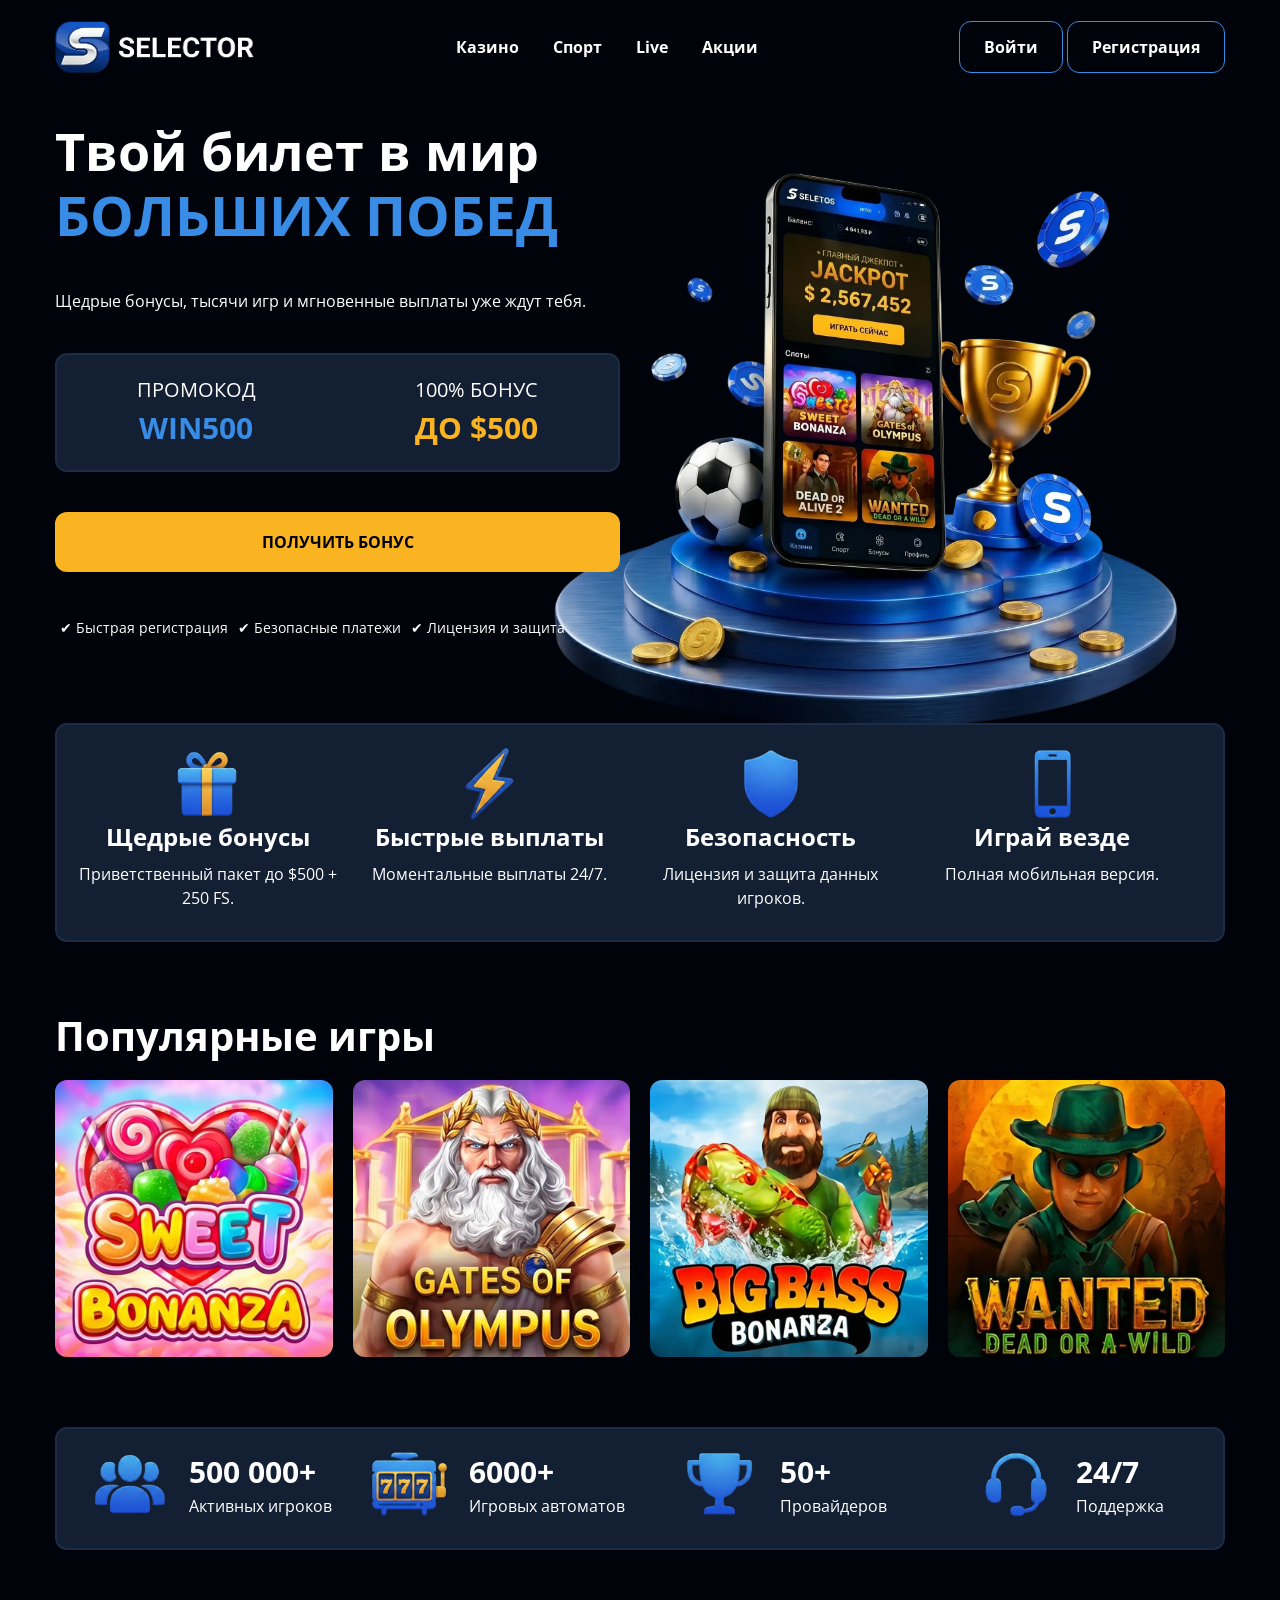
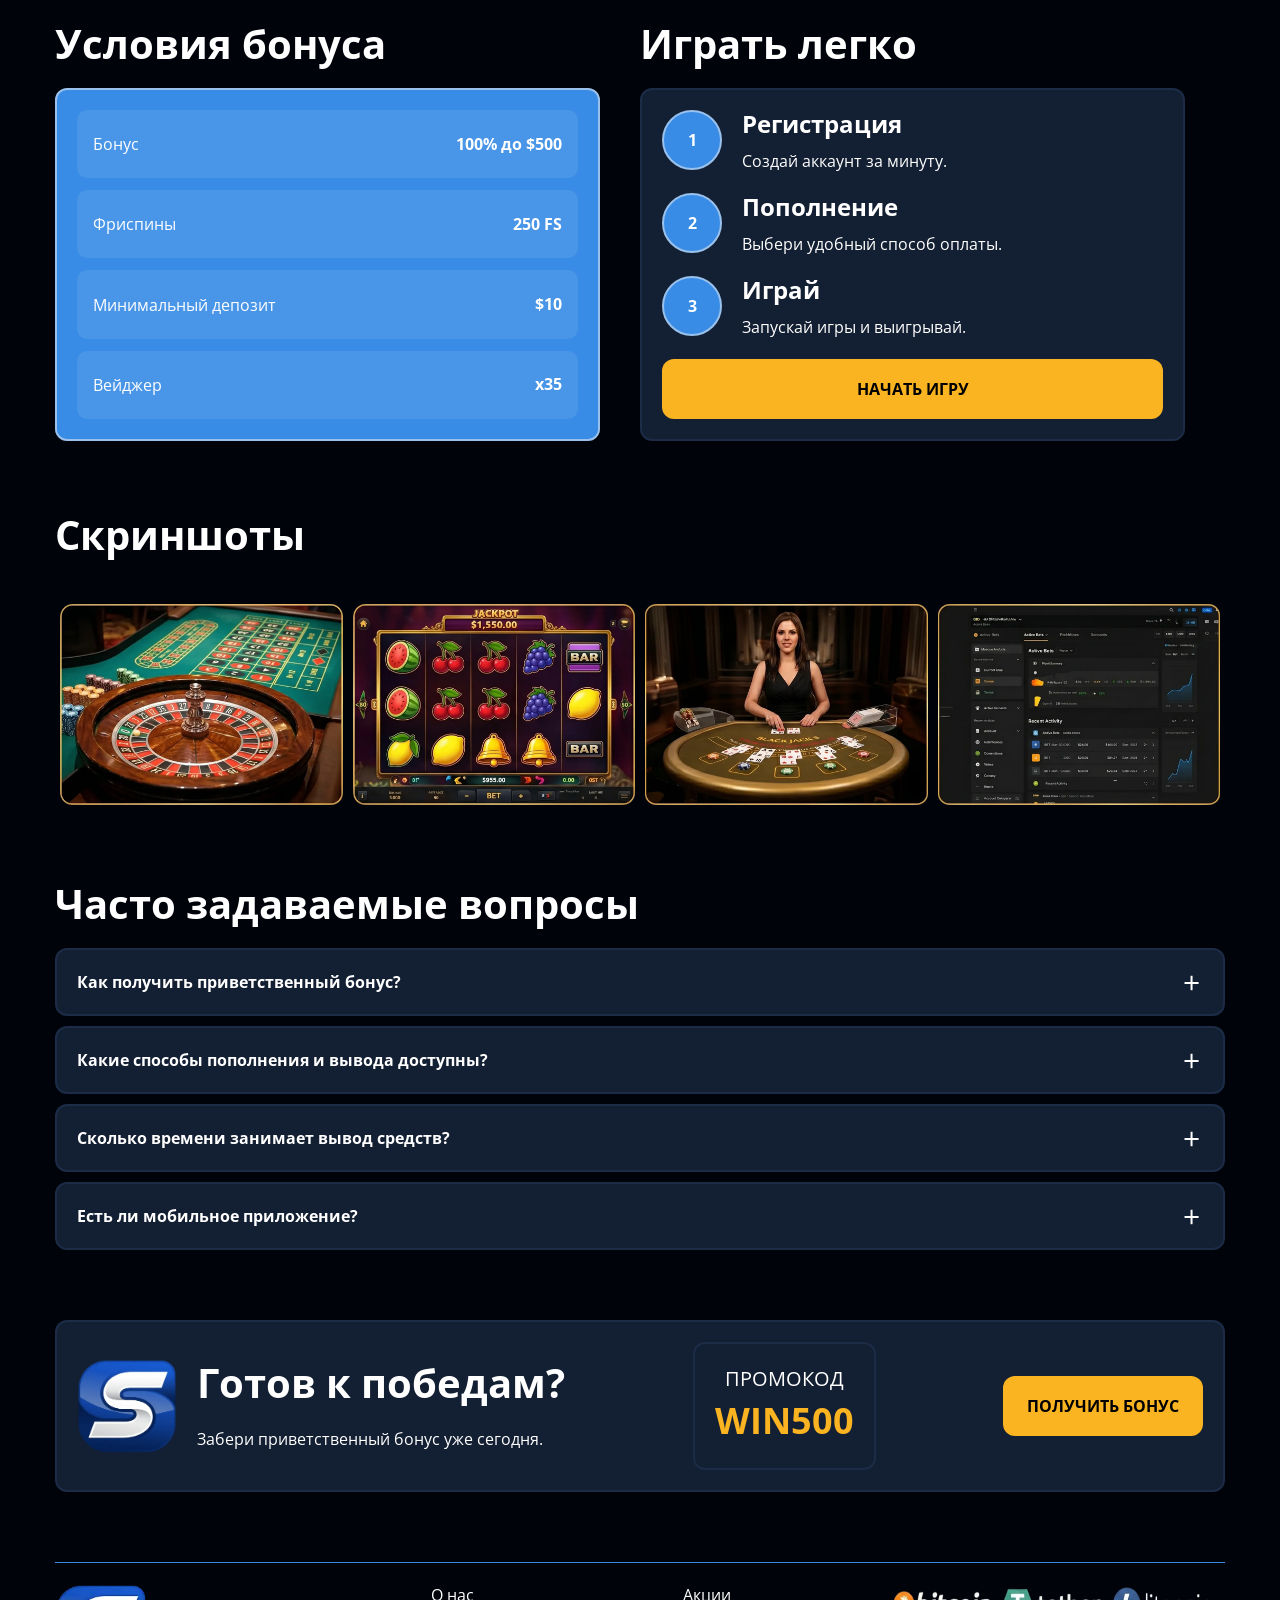
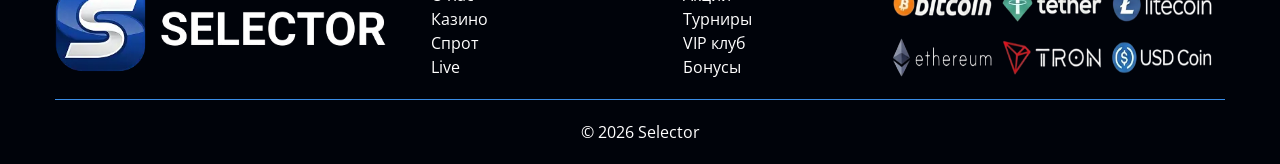
<file: projects/Selector Casino/index.html>
<!DOCTYPE html>
<html lang="ru">

<head>
     <meta charset="UTF-8">
     <meta name="viewport" content="width=device-width, initial-scale=1.0">

     <title>Selector Casino</title>

     <link rel="icon" href="images/favicon.webp" type="image/x-icon">
     <link rel="stylesheet" href="css/style.css">
</head>

<body>
     <header class="header">
          <div class="container">
               <div class="header__desktop">
                    <a href="/" class="header__logo">
                         <img src="images/logo.webp" alt="Selector Casino">
                    </a>
                    <nav class="header__nav">
                         <a href="#" class="header__link"> Казино</a>
                         <a href="#" class="header__link">Спорт</a>
                         <a href="#" class="header__link">Live</a>
                         <a href="#" class="header__link">Акции</a>
                    </nav>
                    <div class="header__actions">
                         <a href="#" class="btn btn--dark">Войти</a>
                         <a href="#" class="btn btn--dark">Регистрация</a>
                    </div>
               </div>
               <div class="header__mobile">
                    <div class="mobile-menu">
                         <a href="#" class="mobile-menu__logo">
                              <img src="images/logo.webp" alt="">
                         </a>
                         <button class="mobile-menu__burger">
                              <span></span>
                         </button>
                    </div>
                    <div class="mobile-menu__bl">
                         <div class="header__actions">
                              <a href="#" class="btn btn--dark">Войти</a>
                              <a href="#" class="btn btn--dark">Регистрация</a>
                         </div>
                         <div class="mobile-menu__list">
                              <a href="#" class="mobile-menu__link">Казино</a>
                              <a href="#" class="mobile-menu__link">Спорт</a>
                              <a href="#" class="mobile-menu__link">Live</a>
                              <a href="#" class="mobile-menu__link">Акции </a>
                         </div>

                    </div>
               </div>
          </div>
     </header>
     <main>
          <section class="hero">
               <div class="container">
                    <div class="hero__content">
                         <div class="hero__text">
                              <h1 class="hero__title">
                                   Твой билет в&nbsp;мир<br>
                                   <span>больших побед</span>
                              </h1>
                              <p class="hero__description">
                                   Щедрые бонусы, тысячи игр и
                                   мгновенные выплаты уже ждут тебя.
                              </p>
                              <div class="hero__promo">
                                   <div class="hero__promo-box">
                                        <span>Промокод</span>
                                        <strong>WIN500</strong>
                                   </div>
                                   <div class="hero__bonus-box">
                                        <span>100% бонус</span>
                                        <strong>до $500</strong>
                                   </div>
                              </div>
                              <a href="#" class="btn btn--yellow btn--large">Получить бонус</a>
                              <ul class="hero__features">
                                   <li class="hero__feature">✔ Быстрая регистрация</li>
                                   <li class="hero__feature">✔ Безопасные платежи</li>
                                   <li class="hero__feature">✔ Лицензия и&nbsp;защита</li>
                              </ul>
                         </div>
                         <div class="hero__image">
                              <img src="images/main.webp" alt="">
                         </div>
                    </div>
               </div>
          </section>
          <section class="advantages">
               <div class="container">
                    <div class="advantages__list">
                         <div class="advantages__card">
                              <img src="images/adv_1.webp" alt="">
                              <div class="advantages__bl">
                                   <h3 class="advantages__title">Щедрые бонусы</h3>
                                   <p class="advantages__text">
                                        Приветственный пакет
                                        до $500 + 250 FS.
                                   </p>
                              </div>
                         </div>
                         <div class="advantages__card">
                              <img src="images/adv_2.webp" alt="">
                              <div class="advantages__bl">
                                   <h3 class="advantages__title">Быстрые выплаты</h3>
                                   <p class="advantages__text">Моментальные выплаты 24/7.</p>
                              </div>
                         </div>
                         <div class="advantages__card">
                              <img src="images/adv_3.webp" alt="">
                              <div class="advantages__bl">
                                   <h3 class="advantages__title">Безопасность</h3>
                                   <p class="advantages__text">Лицензия и защита данных игроков.</p>
                              </div>
                         </div>
                         <div class="advantages__card">
                              <img src="images/adv_4.webp" alt="">
                              <div class="advantages__bl">
                                   <h3 class="advantages__title">Играй везде</h3>
                                   <p class="advantages__text">Полная мобильная версия.</p>
                              </div>
                         </div>
                    </div>
               </div>
          </section>
          <section class="games">
               <div class="container">
                    <div class="games__head">
                         <h2 class="games__heading">Популярные игры</h2>
                    </div>
                    <div class="games__list">
                         <div class="games__card">
                              <img src="images/games_1.webp" alt="">
                         </div>
                         <div class="games__card">
                              <img src="images/games_2.webp" alt="">
                         </div>
                         <div class="games__card">
                              <img src="images/games_3.webp" alt="">
                         </div>
                         <div class="games__card">
                              <img src="images/games_4.webp" alt="">
                         </div>
                    </div>
               </div>
          </section>
          <section class="stats">
               <div class="container">
                    <div class="stats__list">
                         <div class="stats__item">
                              <img src="images/progress_1.webp" alt="">
                              <div class="stats__text">
                                   <div>500 000+</div>
                                   <span>Активных игроков</span>
                              </div>
                         </div>
                         <div class="stats__item">
                              <img src="images/progress_2.webp" alt="">
                              <div class=" stats__text">
                                   <div>6000+</div>
                                   <span>Игровых автоматов</span>
                              </div>
                         </div>
                         <div class="stats__item">
                              <img src="images/progress_3.webp" alt="">
                              <div class="stats__text">
                                   <div>50+</div>
                                   <span>Провайдеров</span>
                              </div>
                         </div>
                         <div class="stats__item">
                              <img src="images/progress_4.webp" alt="">
                              <div class="stats__text">
                                   <div>24/7</div>
                                   <span>Поддержка</span>
                              </div>
                         </div>
                    </div>
               </div>
          </section>
          <section class="bonus">
               <div class="container">
                    <div class="bonus__wrapper">

                         <div class="bonus__bl">
                              <h2 class="bonus__title">Условия бонуса</h2>
                              <div class="bonus__table">
                                   <div class="bonus__row">
                                        <span class="bonus__label">Бонус</span>
                                        <strong class="bonus__value">100% до $500</strong>
                                   </div>
                                   <div class="bonus__row">
                                        <span class="bonus__label">Фриспины</span>
                                        <strong class="bonus__value">250 FS</strong>
                                   </div>
                                   <div class="bonus__row">
                                        <span class="bonus__label">Минимальный депозит</span>
                                        <strong class="bonus__value">$10</strong>
                                   </div>
                                   <div class="bonus__row">
                                        <span class="bonus__label">Вейджер</span>
                                        <strong class="bonus__value">x35</strong>
                                   </div>
                              </div>
                         </div>
                         <div class="steps">
                              <h2 class="steps__title">Играть легко</h2>
                              <div class="steps__list">
                                   <div class="steps__item">
                                        <div class="steps__number">1</div>
                                        <div class="steps__content">
                                             <h3>Регистрация</h3>
                                             <p>Создай аккаунт за минуту.</p>
                                        </div>
                                   </div>
                                   <div class="steps__item">
                                        <div class="steps__number">2</div>
                                        <div class="steps__content">
                                             <h3>Пополнение</h3>
                                             <p>Выбери удобный способ оплаты.</p>
                                        </div>
                                   </div>
                                   <div class="steps__item">
                                        <div class="steps__number">3</div>
                                        <div class="steps__content">
                                             <h3>Играй</h3>
                                             <p> Запускай игры и выигрывай.</p>
                                        </div>
                                   </div>
                                   <a href="#" class="btn btn--yellow btn--full">Начать игру</a>
                              </div>
                         </div>
                    </div>
               </div>
          </section>
          <section class="screenshots">
               <div class="container">
                    <div class="screenshots__headline">
                         <h2 class="screenshots__title">Скриншоты</h2>
                         <div class="screenshots__btns">
                              <button class="screenshots__btn prev-btn">&#10094;</button>
                              <button class="screenshots__btn next-btn">&#10095;</button>
                         </div>
                    </div>
                    <div class="screenshots__container">
                         <div class="screenshots__wrapper">
                              <img class="screenshots__item" src="images/screen_1.webp" alt="">
                              <img class="screenshots__item" src="images/screen_2.webp" alt="">
                              <img class="screenshots__item" src="images/screen_3.webp" alt="">
                              <img class="screenshots__item" src="images/screen_4.webp" alt="">
                         </div>
                    </div>
               </div>
          </section>
          <section class="faq">
               <div class="container">
                    <div class="faq__head">
                         <h2 class="faq__title">Часто задаваемые вопросы</h2>
                    </div>
                    <div class="faq__list">
                         <div class="faq__item">
                              <div class="faq__question">
                                   <div class="faq__text">Как получить приветственный бонус?</div>
                                   <div class="faq__icons">
                                        <span class="faq__icon open">+</span>
                                        <span class="faq__icon close">–</span>
                                   </div>

                              </div>
                              <div class="faq__answer">
                                   <p>Зарегистрируйтесь на нашем сайте, подтвердите свой аккаунт и внесите первый
                                        депозит. Бонусные средства будут начислены на ваш счет автоматически сразу после
                                        пополнения.</p>
                              </div>
                         </div>
                         <div class="faq__item">
                              <div class="faq__question">
                                   <div class="faq__text">Какие способы пополнения и вывода доступны?</div>
                                   <div class="faq__icons">
                                        <span class="faq__icon open">+</span>
                                        <span class="faq__icon close">–</span>
                                   </div>
                              </div>
                              <div class="faq__answer">
                                   <p>Вы можете использовать банковские карты Visa и Mastercard, электронные кошельки, а
                                        также популярные криптовалюты. Полный список доступных методов отображается в
                                        вашем личном кабинете.</p>
                              </div>
                         </div>
                         <div class="faq__item">
                              <div class="faq__question">
                                   <div class="faq__text">Сколько времени занимает вывод средств?</div>
                                   <div class="faq__icons">
                                        <span class="faq__icon open">+</span>
                                        <span class="faq__icon close">–</span>
                                   </div>
                              </div>
                              <div class="faq__answer">
                                   <p>Большинство заявок обрабатывается автоматически в течение 15–30 минут. В редких
                                        случаях, в зависимости от выбранной платежной системы и необходимости
                                        дополнительной проверки, перевод может занять до 24 часов.</p>
                              </div>
                         </div>
                         <div class="faq__item">
                              <div class="faq__question">
                                   <div class="faq__text">Есть ли мобильное приложение?</div>
                                   <div class="faq__icons">
                                        <span class="faq__icon open">+</span>
                                        <span class="faq__icon close">–</span>
                                   </div>
                              </div>
                              <div class="faq__answer">
                                   <p>Да, у нас есть удобные мобильные приложения для iOS и Android. Вы можете скачать
                                        их по прямым ссылкам на нашем сайте или использовать адаптивную мобильную версию
                                        в браузере вашего смартфона.</p>
                              </div>
                         </div>
                    </div>
               </div>
          </section>
          <section class="cta">
               <div class="container">
                    <div class="cta__wrapper">
                         <div class="cta__info">
                              <img src="images/favicon.webp" alt="Selector Casino">
                              <div>
                                   <h2 class="cta__title">Готов к&nbsp;победам?</h2>
                                   <p class="cta__text">Забери приветственный бонус уже сегодня.</p>
                              </div>
                         </div>
                         <div class="cta__promo">
                              <span>Промокод</span>
                              <strong>WIN500</strong>
                         </div>
                         <a href="#" class="btn btn--yellow">Получить бонус</a>
                    </div>
               </div>
          </section>
     </main>
     <footer class="footer">
          <div class="container">
               <div class="footer__top">
                    <div class="footer__brand">
                         <img src="images/logo.webp" alt="Selector Casino">

                    </div>
                    <div class="footer__navs">
                         <div class="footer__nav">
                              <a href="#" class="footer__link">О нас</a>
                              <a href="#" class="footer__link">Казино</a>
                              <a href="#" class="footer__link">Спрот</a>
                              <a href="#" class="footer__link">Live</a>
                         </div>
                         <div class="footer__nav"><a href="#" class="footer__link">Акции</a>
                              <a href="#" class="footer__link">Турниры</a>
                              <a href="#" class="footer__link">VIP клуб</a>
                              <a href="#" class="footer__link">Бонусы</a>
                         </div>

                    </div>
                    <div class="footer__pay">
                         <img src="images/pay_1.webp" alt="">
                         <img src="images/pay_2.webp" alt="">
                         <img src="images/pay_3.webp" alt="">
                         <img src="images/pay_4.webp" alt="">
                         <img src="images/pay_5.webp" alt="">
                         <img src="images/pay_6.webp" alt="">
                    </div>
               </div>
               <div class="footer__bottom">
                    <p>© 2026 Selector</p>
               </div>
          </div>
     </footer>
     <script src="js/main.js"></script>
</body>

</html>
</file>
<file: projects/Selector Casino/css/style.css>
@import url("https://fonts.googleapis.com/css2?family=Open+Sans:ital,wght@0,300..800;1,300..800&display=swap");
/*Обнуление*/
* {
     padding: 0;
     margin: 0;
     border: 0;
}
*,
*:before,
*:after {
     box-sizing: border-box;
}
:focus,
:active {
     outline: none;
}
a:focus,
a:active {
     outline: none;
}
ul,
ol {
     list-style: none;
}
html,
body {
     height: 100%;
     width: 100%;
}
nav,
footer,
header {
     display: block;
}
a {
     text-decoration: none;
     color: inherit;
     cursor: pointer;
}
img {
     display: block;
     max-width: 100%;
}
button {
     background: transparent;
     border: none;
     cursor: pointer;
     font-family: inherit;
}
h1,
h2,
h3,
h4,
h5,
h6 {
     font-size: inherit;
     font-weight: 700;
     line-height: 1.2;
}

/* global */
.container {
     padding: 0 15px;
     margin: 0 auto;
}
h1 {
     font-size: 34px;
}
h2 {
     font-size: 28px;
}
h3 {
     font-size: 22px;
}
:root {
     --bg: #00030a;
     --bg2: #131f32;
     --bg3: rgba(255, 255, 255, 0.08);
     --primary: #398ce5;
     --accent: #fab321;
     --text: #ffffff;
     --btntext: #000;
     --border: #1c2c46;
     --border2: #99c1ec;
}
body {
     font-family: "Open Sans", sans-serif;
     font-size: 16px;
     font-weight: 400;
     line-height: 1.5;
     background: var(--bg);
     color: var(--text);
}
.btn {
     display: inline-flex;
     align-items: center;
     justify-content: center;
     min-height: 52px;
     padding: 0 24px;
     border-radius: 12px;
     font-size: 16px;
     font-weight: 700;
     transition: background 0.3s ease;
}
.btn--dark {
     background: transparent;
     color: var(--text);
     border: 1px solid var(--primary);
}
.btn--dark:hover {
     background: var(--primary);
     color: var(--text);
}
.btn--yellow {
     background: var(--accent);
     color: var(--btntext);
     text-transform: uppercase;
     transition: transform 0.3s ease;
     min-height: 60px;
}
.btn--yellow:hover {
     transform: scale(1.03);
}
.lock {
     overflow: hidden;
}

/*mobile*/
.hero {
     margin: 100px 0 40px;
}
.advantages,
.games,
.stats,
.bonus,
.payments,
.screenshots,
.faq,
.cta {
     margin-bottom: 50px;
}
h2 {
     margin-bottom: 20px;
}
h3 {
     margin-bottom: 10px;
}

/*header*/
.header {
     position: fixed;
     width: 100%;
     top: 0;
     background: var(--bg);
     z-index: 2;
}
.header__logo img {
     max-width: 200px;
}
.header__desktop {
     display: none;
}

.header__mobile {
     padding: 10px 0;
}

.mobile-menu {
     display: flex;
     align-items: center;
     justify-content: space-between;
}

.mobile-menu__logo img {
     height: 40px;
}

.mobile-menu__bl {
     position: fixed;
     top: 60px;
     left: 0;
     width: 100%;
     height: calc(100vh - 60px);
     padding: 20px;
     background: #000000;
     opacity: 0;
     visibility: hidden;
     transform: scale(1.05);
     transition: transform 0.3s ease;
}

.mobile-menu__bl.active {
     opacity: 1;
     visibility: visible;
     transform: scale(1);
     z-index: 1;
}

.mobile-menu__burger {
     position: relative;
     width: 40px;
     height: 24px;
     display: block;
}

.mobile-menu__burger span,
.mobile-menu__burger::before,
.mobile-menu__burger::after {
     content: "";
     position: absolute;
     left: 0;
     width: 100%;
     height: 3px;
     background: #ffffff;
     transition: 0.3s ease;
}

.mobile-menu__burger span {
     top: 50%;
     transform: translateY(-50%);
}

.mobile-menu__burger::before {
     top: 0;
}

.mobile-menu__burger::after {
     bottom: 0;
}

.mobile-menu__burger.close span {
     opacity: 0;
}

.mobile-menu__burger.close::before {
     top: 10px;
     transform: rotate(45deg);
}

.mobile-menu__burger.close::after {
     bottom: 11px;
     transform: rotate(-45deg);
}
.mobile-menu__list {
     display: flex;
     flex-direction: column;
}
.mobile-menu__link {
     padding: 20px;
     width: 100%;
     text-align: center;
     font-size: 16px;
     text-transform: uppercase;
     border-bottom: 1px solid var(--primary);
}
.mobile-menu__bl .header__actions {
     display: flex;
     flex-direction: row;
     justify-content: center;
     margin-bottom: 20px;
     column-gap: 20px;
}

/*hero*/

.hero__title span {
     color: var(--primary);
     text-transform: uppercase;
     font-size: 106%;
}

.hero__text {
     display: flex;
     flex-direction: column;
     row-gap: 20px;
}
.hero__promo {
     display: flex;
     justify-content: space-around;
     background: var(--bg2);
     border-radius: 12px;
     border: 2px solid var(--border);
}
.hero__promo-box,
.hero__bonus-box {
     display: flex;
     flex-direction: column;
     align-items: center;
     text-transform: uppercase;
     font-size: 20px;
     padding: 20px;
}
.hero__promo-box strong,
.hero__bonus-box strong {
     font-size: 150%;
}
.hero__promo-box strong {
     color: var(--primary);
}
.hero__bonus-box strong {
     color: var(--accent);
}
.hero__feature {
     font-size: 14px;
     padding: 5px;
     border-radius: 12px;
}
.hero__features {
     display: flex;
}

/*advantages*/

.advantages__list {
     display: flex;
     flex-wrap: wrap;
     background: var(--bg2);
     border-radius: 12px;
     border: 2px solid var(--border);
     padding: 20px;
     row-gap: 20px;
}
.advantages__card {
     display: flex;
     margin-bottom: 10px;
     column-gap: 20px;
}
.advantages__card img {
     width: 30%;
}

/*games*/

.games__card img {
     border-radius: 12px;
}
.games__card {
     flex: 1 1 calc(50% - 20px);
}
.games__list {
     display: flex;
     flex-wrap: wrap;
     gap: 20px;
}

/*stats*/
.stats__list {
     display: flex;
     flex-wrap: wrap;
     background: var(--bg2);
     border-radius: 12px;
     border: 2px solid var(--border);
     padding: 20px;
     row-gap: 20px;
}
.stats__item {
     display: flex;
     align-items: center;
     margin-bottom: 10px;
     column-gap: 20px;
}
.stats__item img {
     width: 30%;
}
.stats__text div {
     font-size: 30px;
     font-weight: 700;
}
.bonus__rows {
     display: flex;
     flex-direction: column;
}

/*bonus*/
.bonus__wrapper {
     display: flex;
     flex-direction: column;
     row-gap: 40px;
}
.bonus__table {
     display: grid;
     gap: 12px;
     background: var(--primary);
     border-radius: 12px;
     border: 2px solid var(--border2);
     padding: 20px;
}
.bonus__row {
     display: grid;
     grid-template-columns: 1fr auto;
     align-items: center;
     gap: 16px;
     padding: 14px 16px;
     border-radius: 10px;
     background: var(--bg3);
}
.bonus__value {
     font-weight: 700;
     line-height: 1.2;
     text-align: right;
}
.steps__list {
     display: flex;
     flex-direction: column;
     background: var(--bg2);
     border-radius: 12px;
     border: 2px solid var(--border);
     padding: 20px;
     row-gap: 20px;
}
.steps__number {
     background: var(--primary);
     display: inline-flex;
     align-items: center;
     justify-content: center;
     height: 60px;
     min-width: 60px;
     border-radius: 100%;
     font-size: 16px;
     font-weight: 700;
     border: 2px solid var(--border2);
}
.steps__item {
     display: flex;
     column-gap: 20px;
}

/*screenshots*/
.screenshots__headline {
     display: flex;
     justify-content: space-between;
     margin-bottom: 20px;
}
.screenshots__btns {
     display: flex;
     column-gap: 20px;
}
.screenshots__btn {
     background: var(--primary);
     display: inline-flex;
     align-items: center;
     justify-content: center;
     height: 40px;
     min-width: 40px;
     border-radius: 100%;
     font-size: 16px;
     font-weight: 700;
     border: 2px solid var(--border2);
     color: var(--text);
}
.screenshots__container {
     max-width: 100%;
     overflow: hidden;
}
.screenshots__wrapper {
     display: flex;
     width: 100%;
     transition: transform 0.4s ease-in-out;
}
.screenshots__item {
     width: 50%;
     padding: 5px;
}
.faq__item {
     background: var(--bg2);
     border-radius: 12px;
     border: 2px solid var(--border);
     padding: 20px;
     margin-bottom: 10px;
}
.faq__question {
     cursor: pointer;
     display: flex;
     justify-content: space-between;
     align-items: center;
}
.faq__text {
     font-weight: 700;
}
.faq__icons {
     display: inline-flex;
     align-items: center;
     justify-content: center;
     width: 24px;
     height: 24px;
     font-size: 30px;
}
.faq__answer {
     display: none;
     padding: 10px 0;
}
.faq__item .faq__icon.close {
     display: none;
}
.faq__item.active .faq__answer {
     display: block;
}
.faq__item.active .faq__icon {
     transform: rotate(180deg);
}
.faq__item.active .faq__icon.open {
     display: none;
}
.faq__item.active .faq__icon.close {
     display: inline-block;
     transform: translateY(-2px);
}

/*cta*/

.cta__wrapper {
     background: var(--bg2);
     border-radius: 12px;
     border: 2px solid var(--border);
     padding: 20px;
     display: flex;
     flex-direction: column;
     row-gap: 20px;
}
.cta__info {
     display: flex;
     column-gap: 20px;
     align-items: flex-start;
}
.cta__info img {
     width: 30%;
     object-fit: contain;
}
.cta__promo {
     display: flex;
     flex-direction: column;
     align-items: center;
     text-transform: uppercase;
     font-size: 20px;
     padding: 20px;
     border: 2px solid var(--border);
     border-radius: 12px;
}
.cta__promo strong {
     font-size: 180%;
     color: var(--accent);
}

/*footer*/
.footer__pay {
     display: flex;
     flex-wrap: wrap;
     gap: 10px;
}
.footer__pay img {
     width: calc(33% - 10px);
}
.footer__brand {
     max-width: 80%;
}
.footer__nav {
     display: flex;
     flex-direction: column;
     width: 50%;
}
.footer__navs {
     display: flex;
     justify-content: space-between;
}
.footer__top {
     display: flex;
     flex-direction: column;
     row-gap: 20px;
     padding: 20px 0;
     border-bottom: 1px solid var(--primary);
     border-top: 1px solid var(--primary);
}
.footer__bottom {
     padding: 20px 0;
     text-align: center;
}

/* tablet */

@media (min-width: 768px) {
     h1 {
          font-size: 52px;
     }

     h2 {
          font-size: 40px;
     }

     h3 {
          font-size: 24px;
     }
     .hero__content {
          display: flex;
          column-gap: 40px;
     }
     .hero__image,
     .hero__text {
          width: 50%;
     }
     .hero__text {
          z-index: 1;
     }
     .hero__image {
          position: relative;
     }
     .hero__image img {
          width: 130%;
          max-width: none;
          transform: translateX(-20%);
     }
     .advantages__card {
          flex-direction: column;
          align-items: center;
          width: calc(50% - 20px);
     }
     .advantages__title,
     .advantages__text {
          text-align: center;
     }
     .advantages__list {
          column-gap: 20px;
     }
     .stats__item {
          width: calc(50% - 20px);
     }
     .stats__list {
          column-gap: 20px;
     }
     .cta__wrapper {
          flex-direction: row;
          align-items: center;
          column-gap: 20px;
     }
     .cta__info img {
          width: 100px;
     }
     .btn {
          text-align: center;
     }
     .screenshots__container {
          overflow: visible;
     }
     .screenshots__wrapper {
          transform: none;
     }
     .screenshots__item {
          width: 25%;
     }
     .screenshots__btns {
          display: none;
     }
     .footer__top {
          flex-direction: row;
          flex-wrap: wrap;
     }
     .footer__brand {
          width: 100%;
     }
     .footer__navs,
     .footer__pay {
          width: 50%;
     }
}

/* desktop */

@media (min-width: 1024px) {
     .container {
          max-width: 1200px;
     }
     .header__mobile {
          display: none;
     }

     .header__desktop {
          display: flex;
          align-items: center;
          justify-content: space-between;
          padding: 20px 0;
     }
     .header__nav a {
          margin: 0 15px;
          font-weight: 700;
     }
     .hero__text {
          row-gap: 40px;
     }
     .hero {
          margin: 120px 0 80px;
     }
     .advantages,
     .games,
     .stats,
     .bonus,
     .payments,
     .screenshots,
     .faq,
     .cta {
          margin-bottom: 70px;
     }

     .hero__image {
          position: relative;
     }
     .hero__image img {
          width: 120%;
          transform: translateX(-20%);
          margin-bottom: -30%;
     }
     .hero__image {
          z-index: 0;
     }
     .advantages__list {
          z-index: 1;
          position: relative;
     }
     .advantages__card {
          width: calc(25% - 20px);
     }
     .games__list,
     .stats__list {
          flex-wrap: nowrap;
     }
     .stats__item {
          justify-content: center;
     }
     .bonus__wrapper {
          flex-direction: row;
          column-gap: 40px;
     }
     .bonus__bl,
     .steps {
          width: calc(50% - 40px);
     }
     .bonus__table {
          height: calc(100% - 68px);
     }
     .footer__top {
          flex-wrap: nowrap;
     }
     .footer__brand,
     .footer__nav,
     .footer__pay {
          width: 33%;
     }
     .footer__navs {
          justify-content: space-around;
     }
     .cta__wrapper {
          justify-content: space-between;
     }
}
</file>
